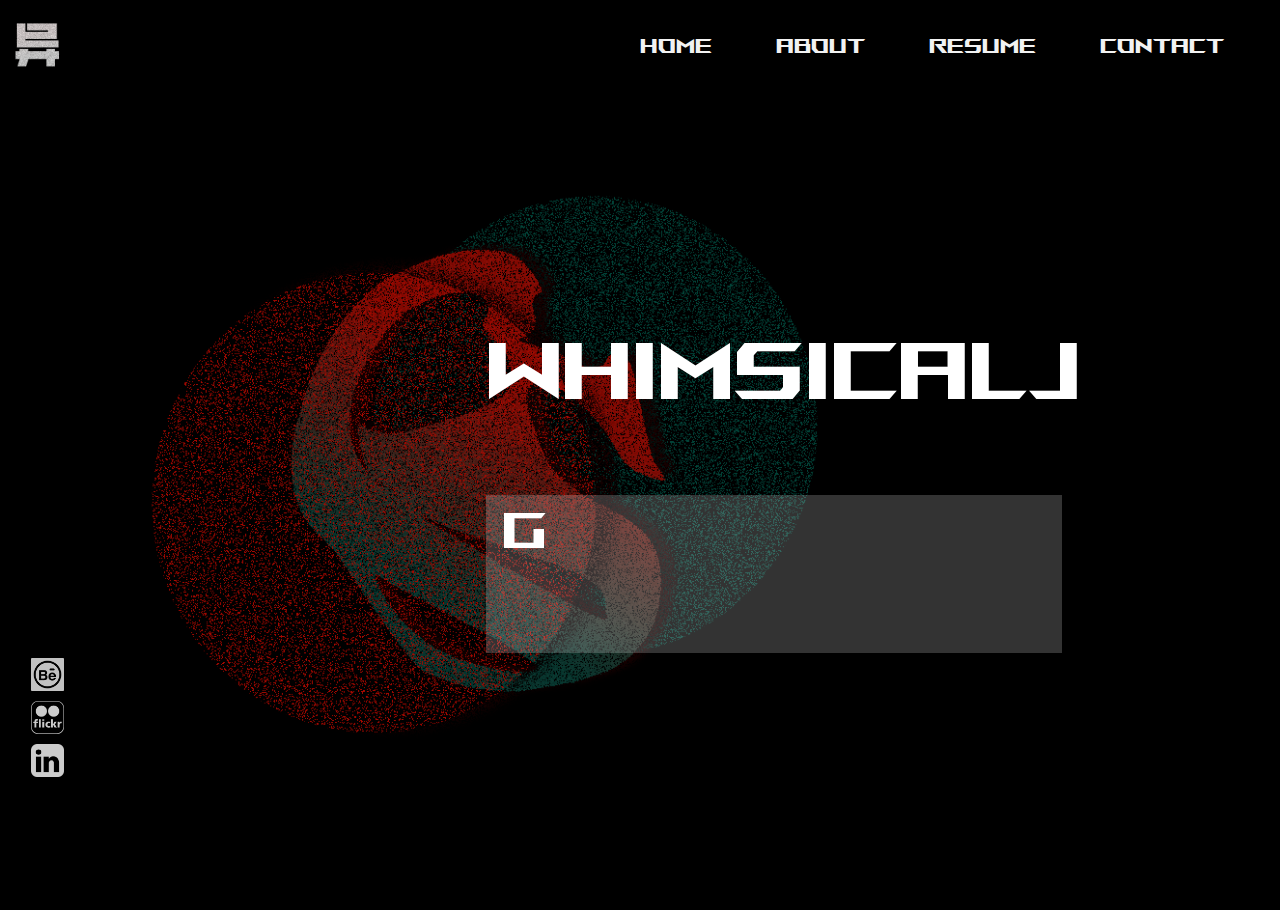
<file: index.html>
<!DOCTYPE html>
<html lang="en">
    <head>
        <meta charset="UTF-8" />
        <meta http-equiv="X-UA-Compatible" content="IE=edge" />
        <meta name="viewport" content="width=device-width, initial-scale=1.0" />
        <title>Home</title>
        <link rel="stylesheet" href="index.css" />
        <link rel="stylesheet" href="shared/nav.css" />
        <link rel="stylesheet" href="shared/nav_responsive.css" />
        <link rel="stylesheet" href="responsive_home.css" />
        <link
            rel="stylesheet"
            href="https://cdnjs.cloudflare.com/ajax/libs/font-awesome/4.7.0/css/font-awesome.min.css"
        />
    </head>

    <body>
        <div id="home">
            <div class="mainlogo">
                <img src="image/logo.png" alt="profile" />
            </div>
            <div class="topnav" id="topnav">
                <a href="contact/contact.html">Contact</a>
                <a href="resume/resume.html">Resume</a>
                <a href="portfolio/portfolio.html">About</a>
                <a href="">Home</a>
                <a
                    href="javascript:void(0);"
                    class="icon"
                    onclick="showResponsiveNav()"
                >
                    <i class="fa fa-bars"></i>
                </a>
            </div>
            <div class="sidelogo">
                <img src="image/logo4.png" alt="profile" />
                <a href="https://flickr.com/photos/189946022@N05/"
                    ><img src="image/logo1.png" alt="profile"
                /></a>
                <img src="image/logo2.png" alt="profile" />
            </div>
            <div class="container">
                <div class="text">WhimsicalJ</div>
                <div class="subtext" id="profession">
                    <div></div>
                    <div></div>
                </div>
            </div>
        </div>
        <script src="script.js"></script>
        <script src="shared/nav.js"></script>
    </body>
</html>
</file>
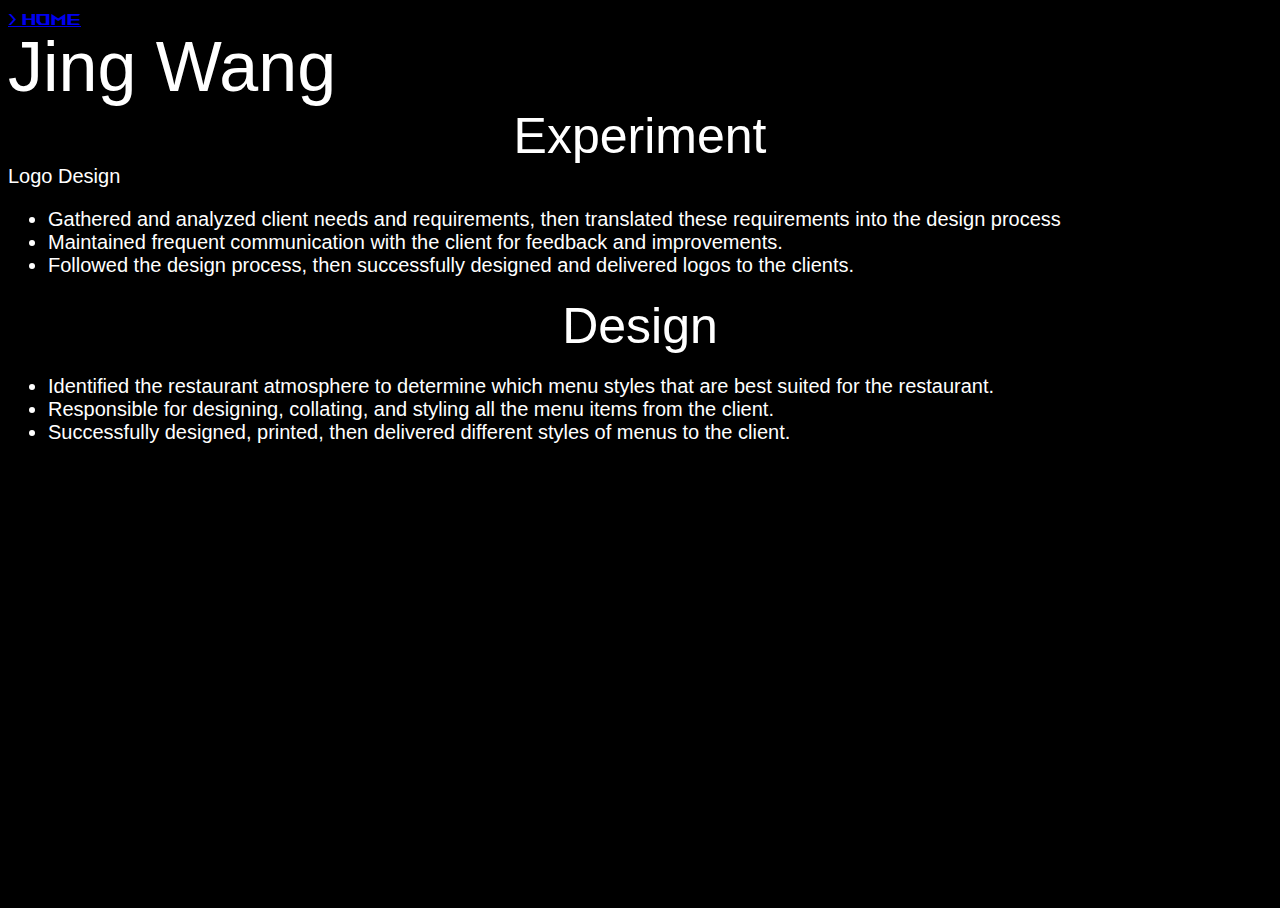
<file: resume.html>
<!DOCTYPE html>
<html lang="en">

<head>
    <meta charset="UTF-8">
    <meta http-equiv="X-UA-Compatible" content="IE=edge">
    <meta name="viewport" content="width=device-width, initial-scale=1.0">
    <link rel="stylesheet" href="index.css">
    <link rel="stylesheet" href="resume.css">

    <title>Resume</title>
</head>

<body>
    <div class="right">
        <a class="nav" href="index.html">> Home</a>
    </div>
    <div id="container">
        <div class="column center">
            <div id="name">Jing Wang </div>
        </div>
        <div class="column">
            <div class="column-title">Experiment</div>
            <div class="column-description">
                <div id="sub title">Logo Design</div>
                <ul>
                    <li>Gathered and analyzed client needs and requirements, then translated these requirements into the
                        design process
                    </li>
                    <li>Maintained frequent communication with the client for feedback and improvements.</li>
                    <li>Followed the design process, then successfully designed and delivered logos to the clients.</li>
                </ul>
            </div>
        </div>
        <div class="column">
            <div class="column-title">Design</div>
            <div class="column-description">
                <ul>
                    <li>Identified the restaurant atmosphere to determine which menu styles that are best suited for the
                        restaurant.
                    </li>
                    <li>Responsible for designing, collating, and styling all the menu items from the client. </li>
                    <li>Successfully designed, printed, then delivered different styles of menus to the client.</li>
                </ul>
            </div>
        </div>
    </div>
</body>

</html>
</file>
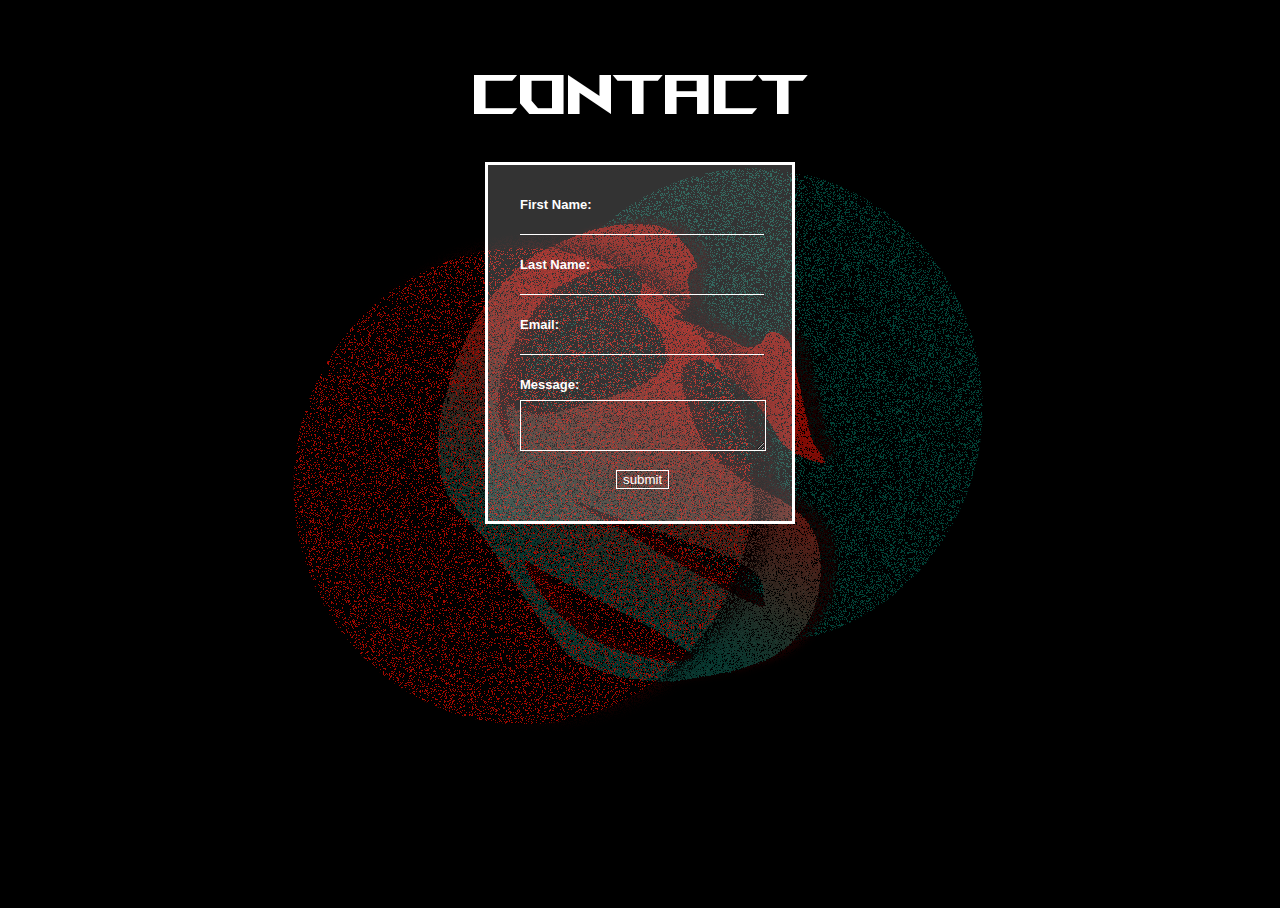
<file: contact/contact.html>
<!DOCTYPE html>
<html lang="en">
<head>
    <meta charset="UTF-8">
    <meta http-equiv="X-UA-Compatible" content="IE=edge">
    <meta name="viewport" content="width=device-width, initial-scale=1.0">
    <title>Contact</title>
    <link href="contact.css" rel="stylesheet">
</head>
<body>
    <div id="title">
        Contact
    </div>
    <div class="container">
        <form action="mailto:wjing.archdesi@gmail.com" method="post">
            <div class="form-group inline">
                <label for="fname"><b>First Name:</b></label>
                <input type="text" name="fname">
            </div>
            <div class="form-group inline">
                <label for="lname"><b>Last Name:</b></label>
                <input type="text" name="lname">
            </div>
            <div class="form-group">
                <label for="em"><b>Email:</b></label>
                <input type="email" name="em">
            </div>
         
            <div class="form-group">
                <div>
                    <label for="About"><b>Message:</b></label>
                </div>
                <textarea id="About" name="About" rows="3" cols="30"></textarea>
            </div>
            <input type="submit" value="submit">
    </div>
</body>
</html>
</file>
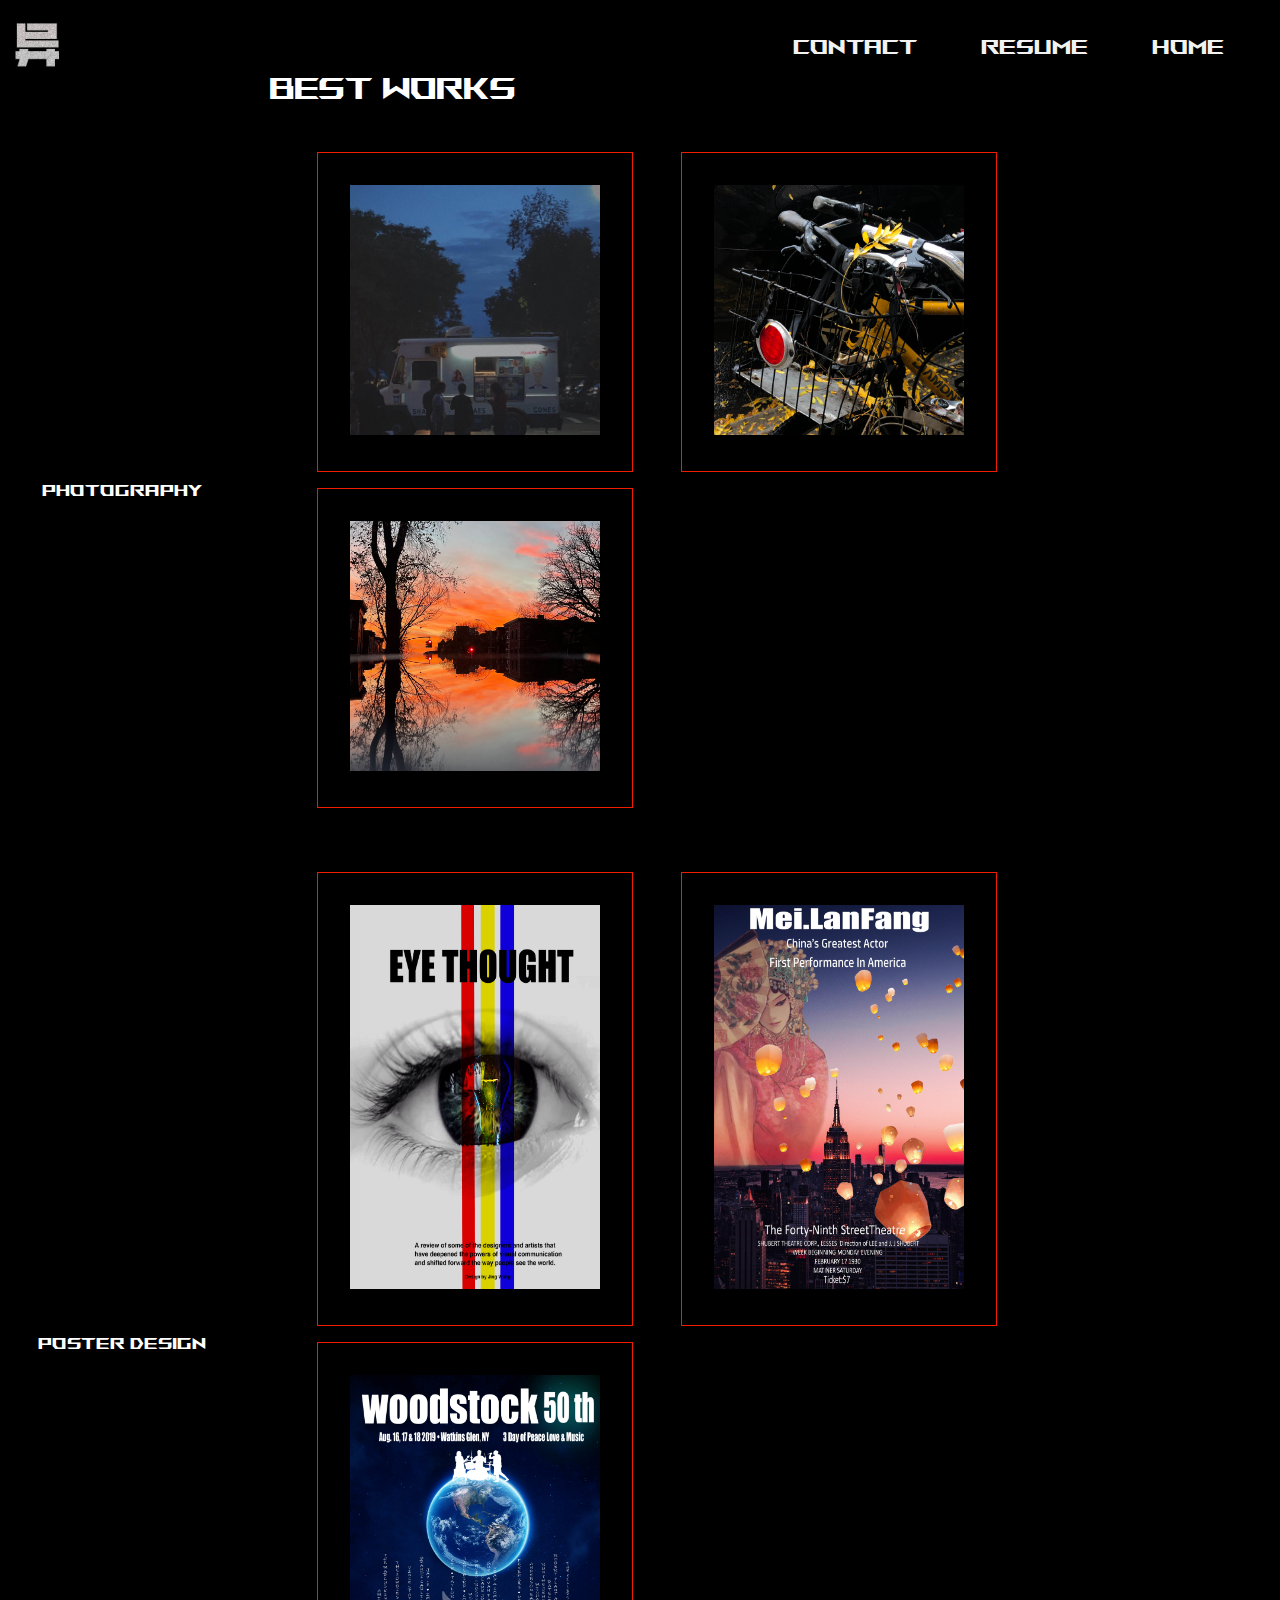
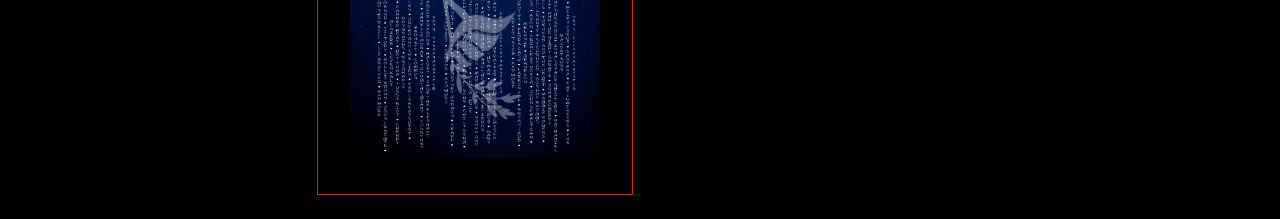
<file: portfolio/portfolio.html>
<!DOCTYPE html>
<html lang="en">

<head>
    <meta charset="UTF-8">
    <meta http-equiv="X-UA-Compatible" content="IE=edge">
    <meta name="viewport" content="width=device-width, initial-scale=1.0">
    <title>Portfolio</title>
    <link href="portfolio.css" rel="stylesheet">
    <link href="../shared/nav.css" rel="stylesheet">
    <link href="../shared/nav_responsive.css" rel="stylesheet">
    <link href="responsive_portfolio.css" rel="stylesheet">
    <link
    rel="stylesheet"
    href="https://cdnjs.cloudflare.com/ajax/libs/font-awesome/4.7.0/css/font-awesome.min.css"
/>
</head>

<body>
    <div class="mainlogo">
        <img src="../image/logo.png" alt="profile" />
    </div>
    <div class="topnav" id="topnav">
        <a href="../index.html">Home</a>
        <a href="../resume/resume.html">Resume</a>
        <a href="">Contact</a>
        <a href="javascript:void(0);" class="icon" onclick="showResponsiveNav()">
            <i class="fa fa-bars"></i>
        </a>
    </div>
    <div class="title">Best Works</div>
    <div class="container">
        <div class="subtitle">Photography</div>
        <div class="flex-container">
            <div class="content">
                <img src="./p-image/1.JPG" alt="profile">
            </div>
            <div class="content">
                <img src="./p-image/2.JPG" alt="profile">
            </div>
            <div class="content">
                <img src="./p-image/3.JPG" alt="profile">
            </div>
        </div>
    </div>
    </div>
    <div class="container">
        <div class="subtitle">Poster Design</div>
        <div class="flex-container">
            <div class="content">
                <img class="img2" src="./p-image/4.1.jpg" alt="profile">
            </div>
            <div class="content">
                <img class="img2" src="./p-image/5.1.jpg" alt="profile">
            </div>
            <div class="content">
                <img class="img2" src="./p-image/6.1.jpg" alt="profile">
            </div>
        </div>
    </div>
    <script src="../shared/nav.js"></script>
</body>

</html>
</file>
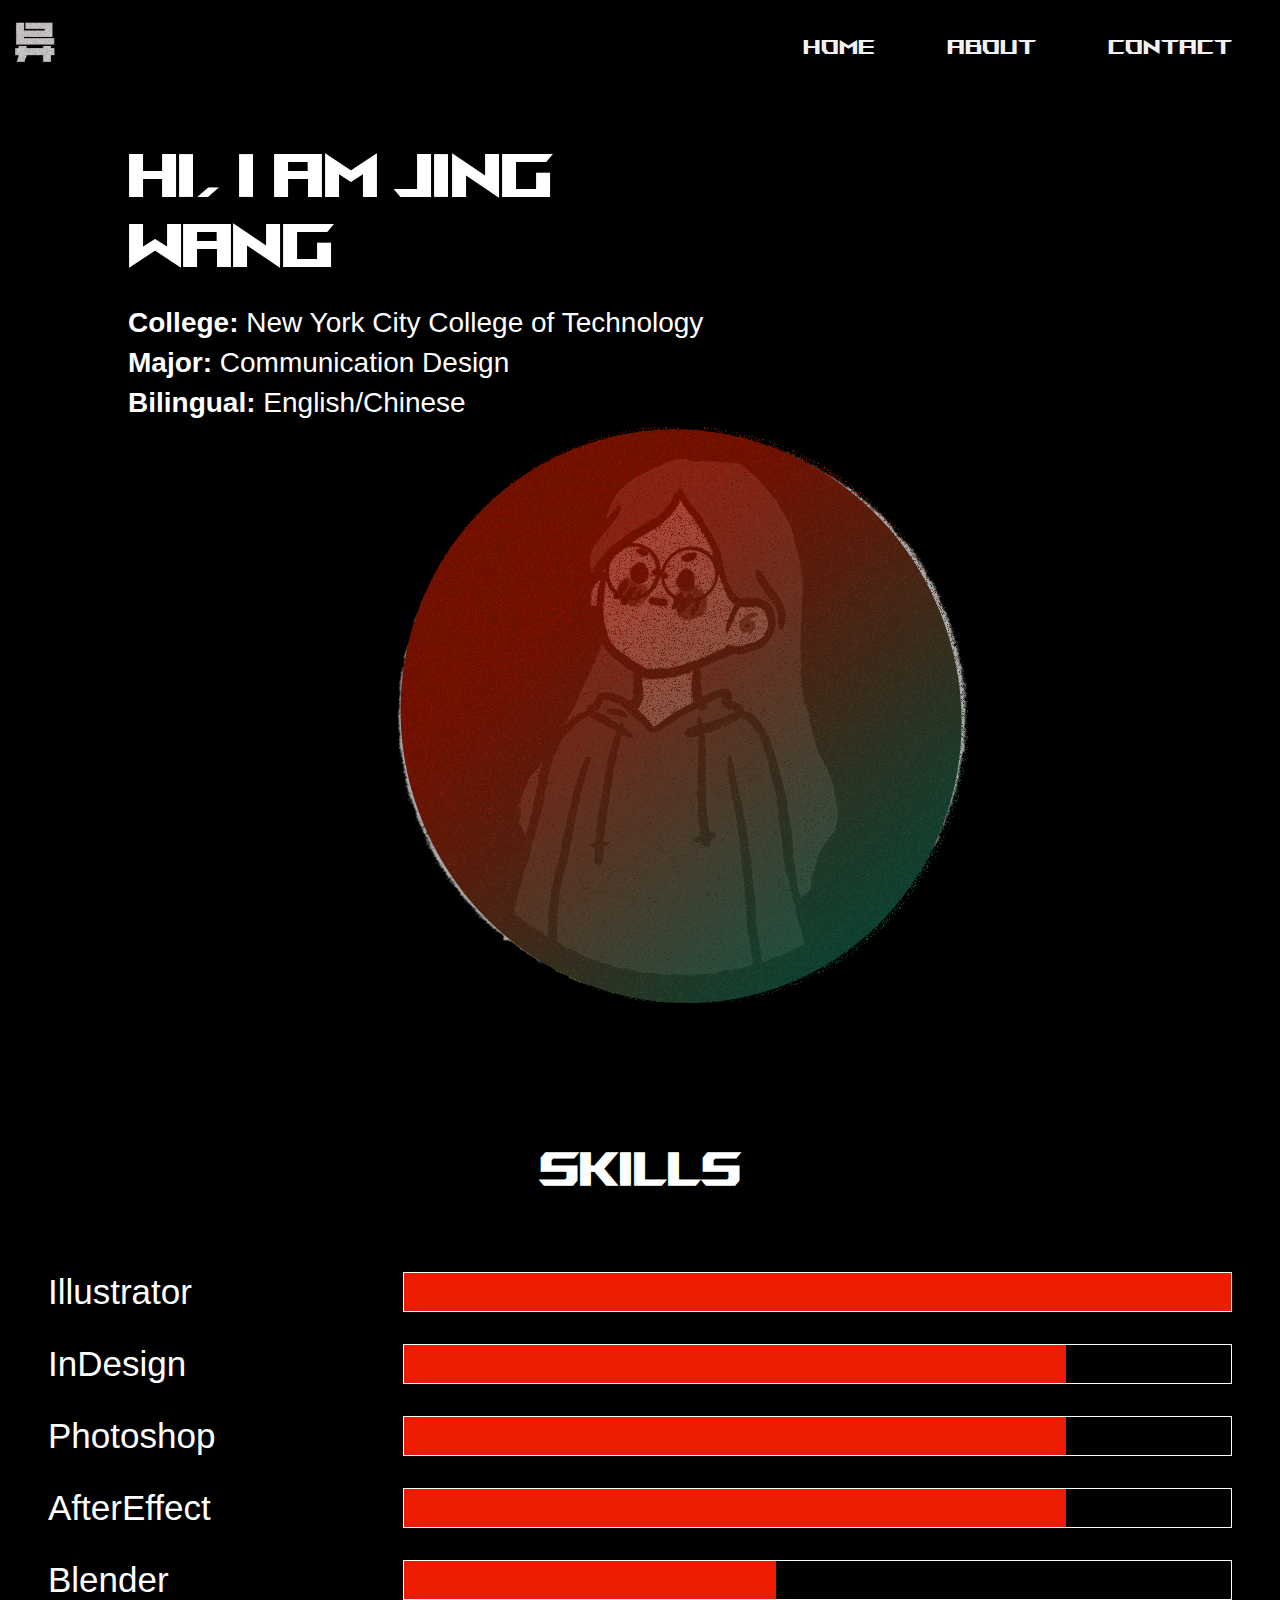
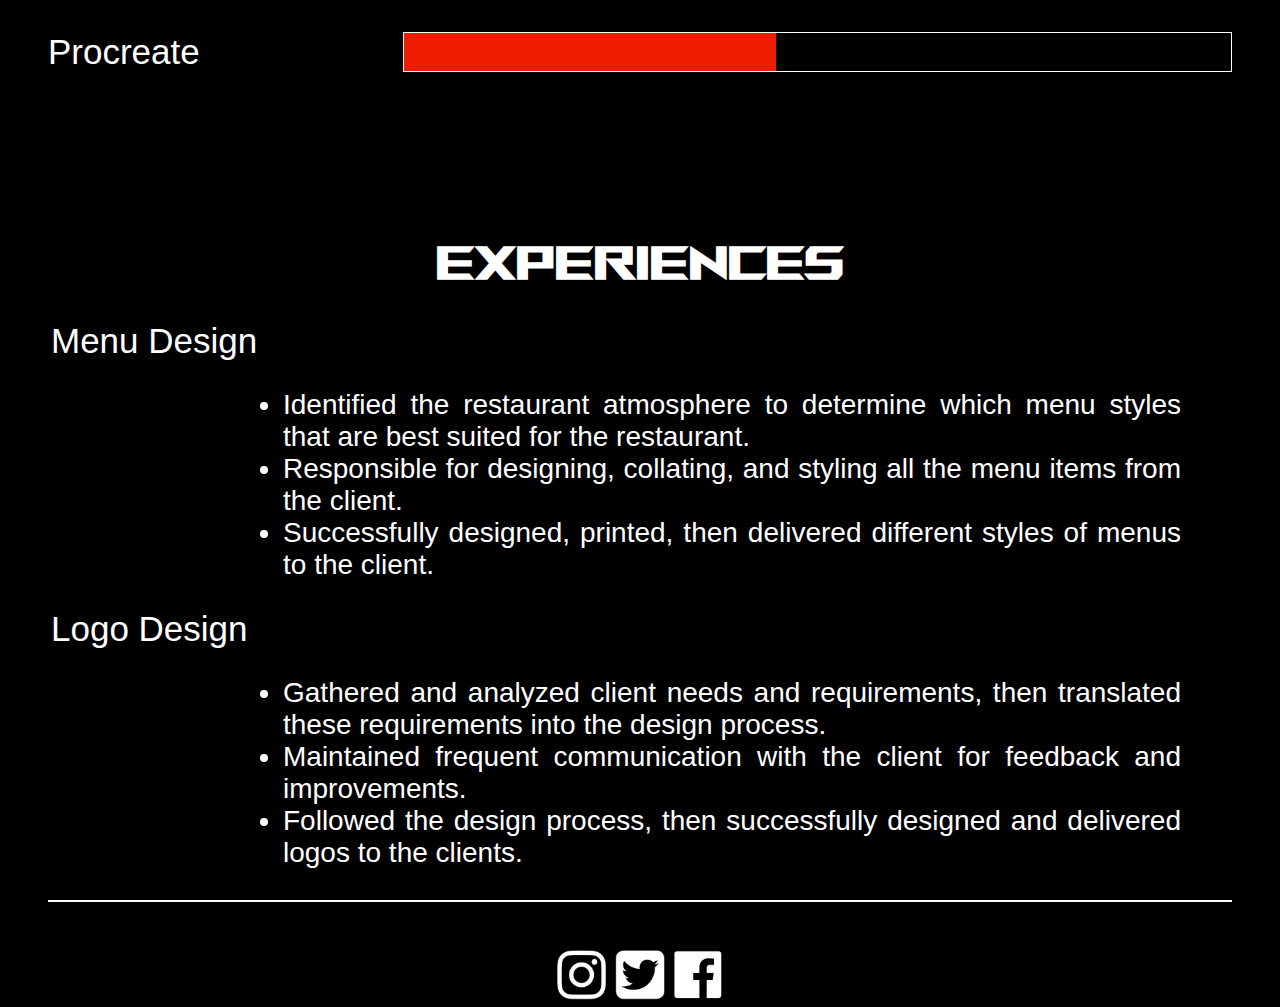
<file: resume/resume.html>
<!DOCTYPE html>
<html lang="en">
    <head>
        <meta charset="UTF-8" />
        <meta http-equiv="X-UA-Compatible" content="IE=edge" />
        <meta name="viewport" content="width=device-width, initial-scale=1.0" />
        <link rel="preconnect" href="https://fonts.gstatic.com" />
        <link
            href="https://fonts.googleapis.com/css2?family=Original+Surfer&display=swap"
            rel="stylesheet"
        />
        <link href="../shared/shared.css" rel="stylesheet" />
        <link href="../shared/nav.css" rel="stylesheet" />
        <link rel="stylesheet" href="resume.css" />
        <link href="../shared/nav_responsive.css" rel="stylesheet" />
        <link href="responsive_resume.css" rel="stylesheet" />
        <link
            rel="stylesheet"
            href="https://cdnjs.cloudflare.com/ajax/libs/font-awesome/4.7.0/css/font-awesome.min.css"
        />
        <title>Resume</title>
    </head>

    <body>
        <div id="topnavWrapper">
            <div class="mainlogo">
                <img src="../image/logo.png" alt="profile" />
            </div>
            <div class="topnav" id="topnav">
                <a href="../index.html">Home</a>
                <a href="">About</a>
                <a href="">Contact</a>
                <a
                    href="javascript:void(0);"
                    class="icon"
                    onclick="showResponsiveNav()"
                >
                    <i class="fa fa-bars"></i>
                </a>
            </div>
        </div>
        <div id="content">
            <div id="first" class="row">
                <div id="nameWrapper">
                    <div class="name">
                        <div><b>Hi, I Am Jing</b></div>
                        <div><b>Wang</b></div>
                    </div>
                    <div class="list">
                        <div>
                            <b>College:</b> New York City College of Technology
                        </div>
                        <div><b>Major:</b> Communication Design</div>
                        <div><b>Bilingual:</b> English/Chinese</div>
                    </div>
                </div>
                <div id="profile" class="text-center">
                    <img src="../image/2.1_new.png" />
                </div>
            </div>
            <div id="skill">
                <div class="sub-title">Skills</div>
                <div class="description">
                    <div class="content row">
                        <div class="flex">Illustrator</div>
                        <div class="flex box-b">
                            <div class="progress-bar"></div>
                        </div>
                    </div>
                    <div class="content row">
                        <div class="flex">InDesign</div>
                        <div class="flex box-b">
                            <div class="progress-bar width-80"></div>
                        </div>
                    </div>
                    <div class="content row">
                        <div class="flex">Photoshop</div>
                        <div class="box-b flex">
                            <div class="progress-bar width-80"></div>
                        </div>
                    </div>
                    <div class="content row">
                        <div class="flex">AfterEffect</div>
                        <div class="flex box-b">
                            <div class="progress-bar width-80"></div>
                        </div>
                    </div>
                    <div class="content row">
                        <div class="flex">Blender</div>
                        <div class="flex box-b">
                            <div class="progress-bar width-45"></div>
                        </div>
                    </div>
                    <div class="content row">
                        <div class="flex">Procreate</div>
                        <div class="flex box-b">
                            <div class="progress-bar width-45"></div>
                        </div>
                    </div>
                </div>
            </div>
            <div id="experience">
                <div class="sub-title">Experiences</div>
                <div class="content-third">
                    <div class="subtitle">Menu Design</div>
                    <div class="description-e">
                        <ul>
                            <li>
                                Identified the restaurant atmosphere to
                                determine which menu styles that are best suited
                                for the restaurant.
                            </li>
                            <li>
                                Responsible for designing, collating, and
                                styling all the menu items from the client.
                            </li>
                            <li>
                                Successfully designed, printed, then delivered
                                different styles of menus to the client.
                            </li>
                        </ul>
                    </div>
                    <div class="subtitle">Logo Design</div>
                    <div class="description-e">
                        <ul>
                            <li>
                                Gathered and analyzed client needs and
                                requirements, then translated these requirements
                                into the design process.
                            </li>
                            <li>
                                Maintained frequent communication with the
                                client for feedback and improvements.
                            </li>
                            <li>
                                Followed the design process, then successfully
                                designed and delivered logos to the clients.
                            </li>
                        </ul>
                    </div>
                </div>
            </div>
            <div id="logo">
                <img class="smedia" src="../image/3.png" alt="profile" />
                <img class="smedia" src="../image/4.png" alt="profile" />
                <img class="smedia" src="../image/5.png" alt="profile" />
            </div>
        </div>

        <script src="../shared/nav.js"></script>
    </body>
</html>
</file>
<file: index.css>
@font-face {
    font-family: "rogfont";
    src: url(font/ROGFONTS-REGULAR.woff);
}

* {
    box-sizing: border-box;
}
body,
html {
    height: 100%;
    overflow-y: hidden;
}

body {
    background-color: black;
    font-family: rogfont;
    color: white;
}

#home {
    background-image: url("image/1.1.png");
    background-repeat: no-repeat;
    height: 100%;
}

/* Side Logo */
.sidelogo {
    position: absolute;
    top: 72%;
    left: 2.4%;
    opacity: 0.8;
}

.sidelogo img {
    height: 33px;
    margin-top: 10px;
    display: block;
}
/* End of Side Logo */

/* Container */
.container .text {
    position: absolute;
    top: 35%;
    font-size: 80px;
}

.subtext {
    position: absolute;
    font-size: 50px;
    top: 55%;
    left: 55%;
    width: 38.5%;
    height: 17.5%;
    background: rgba(255, 255, 255, 0.2);
}
</file>
<file: shared/nav.css>
/* navbar */
.topnav a {
    float: right;
    display: block;
    color: #f2f2f2;
    text-align: center;
    padding: 14px 16px;
    text-decoration: none;
    font-size: 20px;
    margin-right: 2rem;
}

.topnav .icon {
    display: none;
}

.mainlogo {
    position: absolute;
    left: 0.8%;
    top: 1.8%;
}

.mainlogo img {
    width: auto;
    height: 55px;
}

.topnav.responsive {
    position: relative;
}
.topnav.responsive .icon {
    position: absolute;
    right: 0;
    top: 0;
}
.topnav.responsive a:not(:last-child) {
    float: none;
    display: block;
    text-align: right;
    margin-right: 2rem;
}
/* End of Navbar */
</file>
<file: shared/nav_responsive.css>
@media only screen and (max-width: 600px) {
    .mainlogo img {
        height: 40px;
    }

    .topnav a {
        display: none;
        margin-right: unset;
    }

    .topnav a.icon {
        float: right;
        display: block;
        padding-top: 0.5rem;
    }
}

/* Small devices (portrait tablets and large phones, 600px and up) */
@media only screen and (min-width: 600px) {
    .topnav {
        margin-top: 0.6rem;
    }
}

/* Addition Media Queries*/
@media only screen and (max-width: 768px) {
    .topnav a {
        display: none;
        margin-right: unset;
    }

    .topnav a.icon {
        float: right;
        display: block;
        padding-top: 1rem;
    }
}
</file>
<file: responsive_home.css>
/* // This file is for index.html only */

/* Extra Extra small devices (phones, 400px and down) */
@media only screen and (max-width: 400px) {
    #home {
        background-position: 50% 40% !important;
    }

    .container .text {
        font-size: 40px !important;
    }

    .subtext {
        font-size: 40px !important;
        top: 50%;
    }
}

/* Extra small devices (phones, 600px and down) */
@media only screen and (max-width: 600px) {
    #home {
        background-position: 50% 50%;
        background-size: 100%;
    }

    .container .text {
        font-size: 55px;
        left: 50%;
        transform: translate(-50%, 0);
    }

    .subtext {
        left: 50%;
        width: 60%;
        min-width: 350px;
        transform: translate(-50%, 0);
    }

    .subtext div {
        text-align: center;
        margin-left: unset !important;
    }
}

/* Small devices (portrait tablets and large phones, 600px and up) */
@media only screen and (min-width: 600px) {
    #home {
        background-position: 50% 50%;
        background-size: 100%;
    }

    .container .text {
        font-size: 70px;
        left: 50%;
        transform: translate(-50%, 0);
    }

    .subtext {
        left: 50%;
        width: 60%;
        transform: translate(-50%, 0);
    }

    .subtext div {
        text-align: center;
        margin-left: unset !important;
    }
}

/* Medium devices (landscape tablets, 768px and up) */
@media only screen and (min-width: 768px) {
    #home {
        background-position: 23% 50%;
        background-size: 90%;
    }
}

/* Large devices (laptops/desktops, 992px and up) */
@media only screen and (min-width: 992px) {
    #home {
        background-position: 23% 50%;
        background-size: 55%;
    }

    .container .text {
        font-size: 80px;
        left: 38%;
        transform: unset;
    }

    .subtext {
        left: 38%;
        width: 55%;
        max-width: 650px;
        transform: unset;
    }

    .subtext div:first-child {
        text-align: unset;
        margin-left: 1rem !important;
    }

    .subtext div:last-child {
        text-align: unset;
        margin-left: 11rem !important;
    }
}

/* Extra large devices (large laptops and desktops, 1200px and up) */
@media only screen and (min-width: 1200px) {
    #home {
        background-position: 23% 50%;
        background-size: 55%;
    }

    .subtext {
        width: 45%;
    }
}

/* Addition Media Queries*/
@media only screen and (max-width: 768px) {
}

@media only screen and (min-width: 1340px) {
    .container .text {
        left: 55%;
    }

    .subtext {
        left: 55%;
        width: 38.5%;
    }
}
</file>
<file: resume.css>
.column-title{
    font-family: Impact, Haettenschweiler, 'Arial Narrow Bold', sans-serif;
    font-size: 50px;
    text-align: center;
}

.column-description{
    font-family:'Franklin Gothic Medium', 'Arial Narrow', Arial, sans-serif;
    font-size: 20px;
}
#name{
    font-family: Impact, Haettenschweiler, 'Arial Narrow Bold', sans-serif;
    font-size: 70px;
}
#subtitle{
    font-size: 30px;

}
</file>
<file: contact/contact.css>
@font-face {
    font-family: "rogfont";
    src: url(../font/ROGFONTS-REGULAR.woff);
}
body, html {
    height: 100%;
}

body {
    background-color: black;
    background-image: url(../image/1.1.png);
    background-repeat: no-repeat;
    background-position: center;
    color: white;
    font-family: Verdana, Geneva, Tahoma, sans-serif;
    font-size: 13px;
}

#title {
    font-family: rogfont;
    font-size: 55px;
    text-align: center;
    padding-top: 3rem;
}

.container {
    width: 240px;
    height: auto;
    position: relative;
    margin-left: auto;
    margin-right: auto;
    margin-top: 2.5rem;
    border: 3px solid;
    padding: 2rem;
    background: rgba(255, 255, 255, 0.2);
}

input[type=text], input[type=email] {
    width: 100%;
    margin: 5px 0 22px 0;
    background: unset;
    color: white;
    border-style: hidden;
    border-bottom: 1px solid white;
}

textarea {
    width: 100%;
    border: 1px solid white;
}

textarea {
    background: unset;
    margin-bottom: 1rem;
    margin-top: 0.5rem;
    color: white;
}

input[type=submit] {
    color: white;
    background: unset;
    outline: none;
    border: 1px solid white;
    position: relative;
    margin-left: 6rem;
}

input[type=text]:focus, input[type=email]:focus, input[type=sumbit] {
    outline: none;
    background: unset;
    color: white;
}

textarea:focus {
    color: white;
    outline: none;
}

div.form-group.inline {
    display: inline-block;
}

.float-right {
    float: right;
}

div.form-control.inline {
    display: inline-block;
}
</file>
<file: portfolio/portfolio.css>
@font-face {
    font-family: "rogfont";
    src: url(../font/ROGFONTS-REGULAR.woff);
}

body {
    background-color: black;
    color: white;
}

.mainlogo {
    position: absolute;
    left: 0.8%;
    top: 1.8%;
}

.mainlogo img {
    width: auto;
    height: 50px;
}

#topnav {
    text-align: end;
    margin-top: 1.2rem;
}

.topnav a {
    float: none;
    display: inline-block;
    font-family: rogfont;
}

.title {
    font-family: rogfont;
    font-size: 30px;
    text-align: center;
    padding-top: 3rem;
}

.container {
    display: flex !important;
    align-items: center;
    margin-top: 3rem;
    margin-left: 4rem;
    column-gap: 3rem;
}

.subtitle {
    float: left;
    font-family: rogfont;
    font-size: 20px;
    text-align: center;
    width: 18%;
    color: white;
    background: rgba(238, 28, 0, 0.3);
}

.flex-container {
    display: flex;
    flex-wrap: wrap;
}

.content {
    padding: 2rem;
    border: 1px solid rgb(238, 28, 0);
    margin-right: 3rem;
}

img {
    width: 250px;
}
</file>
<file: portfolio/responsive_portfolio.css>
/* // This file is for index.html only */

/* Extra Extra small devices (phones, 400px and down) */

@media only screen and (max-width: 400px) {
    .title {
        margin-top: 4rem;
    }
    .container {
        margin-left: -0.25rem;
    }
    .subtitle {
        font-size: 12px;
        background: unset;
    }
    .content {
        margin-left: 1.5rem;
        margin-right: 1rem;
        margin-bottom: 1rem;
        padding: 1rem;
    }
    img {
        width: 150px;
    }
}

/* Small devices (portrait tablets and large phones, 400px and up) */

@media only screen and (min-width: 400px) {
    .container {
        margin-left: 1rem;
    }
    .content {
        margin-bottom: 1rem;
    }
    .subtitle {
        font-size: 16px;
        background: unset;
        margin-right: 3rem;
    }
}
/* Extra small devices (phones, 500px and down) */

@media only screen and (max-width: 500px) {
    .container {
        column-gap: 2rem;
    }
    img {
        width: 200px;
    }
}

@media only screen and (max-width: 768px) {
    .topnav a.icon {
        position: absolute;
        right: 0;
        top: 0;
        padding-top: 0.3rem;
    }
}
</file>
<file: shared/shared.css>
.inline-block {
    display: inline-block;
}

.text-center {
    text-align: center;
}

.mr-2 {
    margin-right: 2rem;
}

.col-count-2 {
    column-count: 2;
}

.row {
    display: flex;
    flex-wrap: wrap;
}

.width-80 {
    width: 80%;
}

.width-45 {
    width: 45%;
}
</file>
<file: resume/resume.css>
@font-face {
    font-family: "rogfont";
    src: url(../font/ROGFONTS-REGULAR.woff);
}
* {
    box-sizing: border-box;
}

body {
    font-family: "Franklin Gothic Medium", "Arial Narrow", Arial, sans-serif;
    font-size: 28px;
    background-color: black;
    color: white;
    margin: 0px;
}

.mainlogo img {
    height: 50px;
}

.topnav a {
    float: none;
    display: inline-block;
    font-family: rogfont;
}

#topnav {
    text-align: end;
    margin-top: 1.2rem;
}

#content {
    margin-left: 10rem;
    margin-right: 10rem;
}

#content #first {
    padding-top: 4rem;
    margin-left: 5rem;
    align-items: center;
}

.list div {
    margin-bottom: 0.5rem;
}

#nameWrapper {
    flex: 50%;
}

#profile {
    flex: 50%;
}

#circle {
    padding: 8rem;
    background: linear-gradient(rgb(0, 85, 42), rgb(238, 28, 0));
    border-radius: 50%;
    flex: 70%;
}

.name {
    margin-bottom: 2rem;
    font-family: rogfont;
    font-size: 58px;
}

#skill {
    margin-top: 8rem;
    font-size: 30px;
}

#skill .sub-title {
    margin-bottom: 5rem;
}

/* first part end */

/* second part */

.infor {
    margin-top: 8rem;
}

.sub-title {
    font-family: rogfont;
    font-size: 45px;
    font-weight: bold;
    text-align: center;
}

.pinfo {
    column-count: 2;
    margin-top: 2rem;
    line-height: 2rem;
    /* margin-left: 7rem; */
    margin-right: 3rem;
}
/* second part end */

/* Third part */

.description {
    margin-top: 2rem;
}

.content.row {
    margin-top: 2rem;
    font-size: 35px;
}

.content.row .flex:first-child {
    flex: 30%;
}

.content.row .flex:last-child {
    flex: 70%;
}

.sw {
    font-size: 32px;
    margin-top: 1rem;
    column-count: 2;
    column-width: 50px;
    width: 135%;
}

.swname {
    padding-left: 10rem;
}

.box {
    display: inline-block;
    border: 1px solid;
    width: 135%;
}

.box-b {
    border: 1px solid;
}

.box-b .progress-bar {
    background-color: rgb(238, 28, 0);
    height: 100%;
}

/* Third part end */

/* four part */

#experience {
    margin-top: 10rem;
}

.content-third {
    margin-top: 2rem;
    border: 3px solid black;
    /* margin-left: 7rem; */
    margin-right: 3rem;
}

.subtitle {
    font-size: 35px;
}

.description-e {
    margin-left: 12rem;
}

.description-e ul li {
    text-align: justify;
}

/* four part end */

#logo {
    text-align: center;
    padding-top: 3rem;
    border-top: 2.5px solid white;
}

.smedia {
    width: auto;
    height: 50px;
}
</file>
<file: resume/responsive_resume.css>
@media only screen and (max-width: 1423px) {
    #content {
        margin-left: 3rem;
        margin-right: 3rem;
    }
}

@media only screen and (max-width: 1199px) {
    #content #first {
        margin-top: 5rem;
        height: 90vh;
        margin-left: 15rem;
        background: url("../image/2.1_new.png");
        background-repeat: no-repeat;
        background-position-x: 10%;
    }
    #nameWrapper {
        flex: 100%;
    }
    #profile {
        display: none;
    }
    #skill {
        margin-top: -3rem;
    }
}

@media only screen and (max-width: 932px) {
    #content #first {
        margin-left: 0rem;
        background-position-x: 50%;
    }
    .description-e {
        margin-left: 1rem;
    }
}

@media only screen and (max-width: 932px) {
    #content #first {
        margin-left: 0rem;
        background-position-x: 50%;
    }
    .description-e {
        margin-left: 1rem;
    }
}

@media only screen and (max-width: 768px) {
    .topnav a.icon {
        position: absolute;
        right: 0;
        top: 0;
        padding-top: 1.5rem;
    }
    #content #first {
        background-position-x: 50%;
        background-size: 100%;
    }
}

@media only screen and (max-width: 683px) {
    .content.row .flex:first-child {
        flex: 100%;
    }
    .content.row .flex:last-child {
        flex: 100%;
    }
    .description-e {
        margin-left: 0rem;
    }
    .content-third {
        margin-right: 0rem;
    }
    .description-e ul li {
        text-align: left;
    }

    .sub-title {
        word-wrap: break-word;
    }

    .box-b .progress-bar {
        height: 2rem;
    }
}

@media only screen and (max-width: 500px) {
    #content {
        margin-left: 0.5rem !important;
        margin-right: 0.5rem !important;
    }
}
</file>
